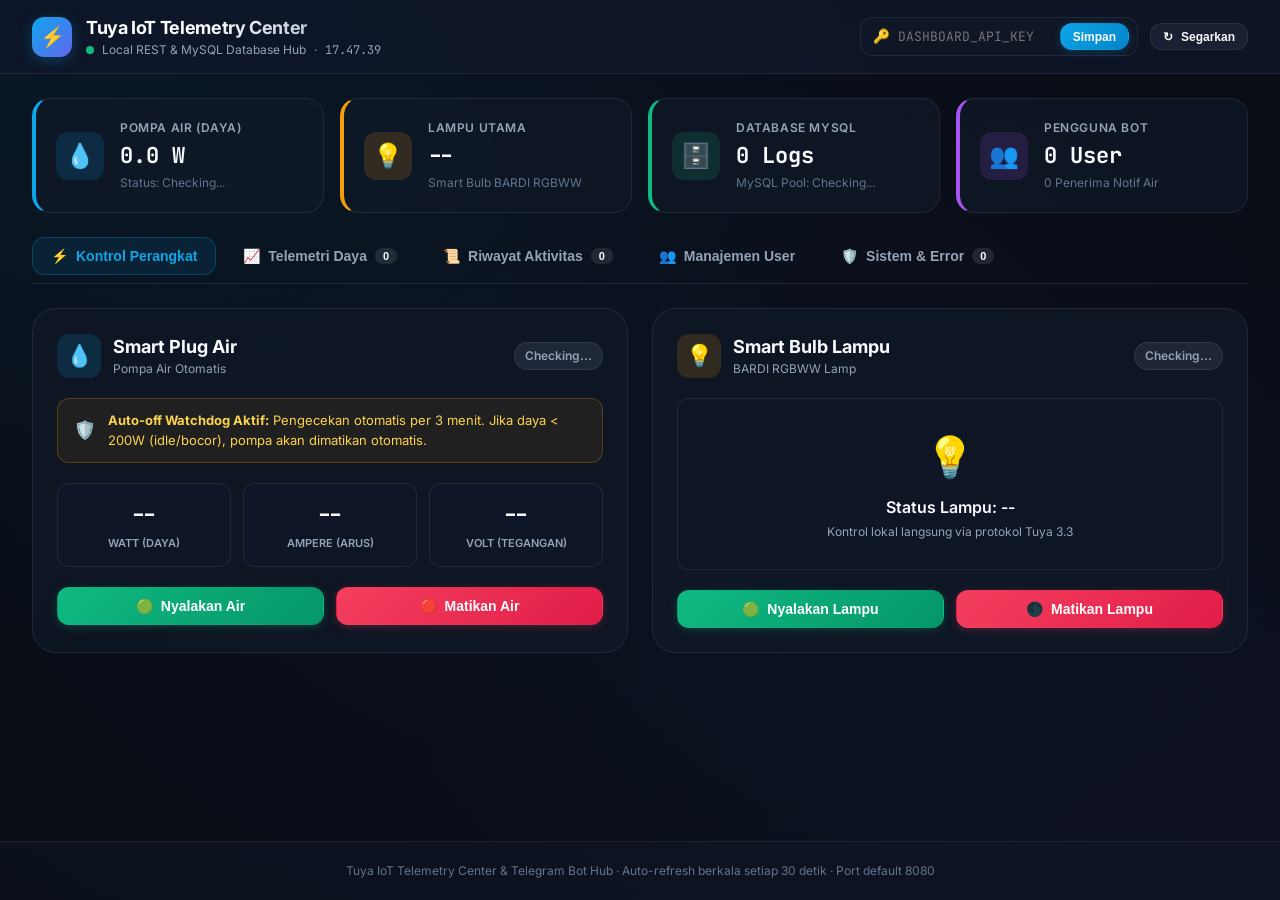
<file: static/index.html>
<!DOCTYPE html>
<html lang="id">
<head>
  <meta charset="UTF-8">
  <meta name="viewport" content="width=device-width, initial-scale=1.0">
  <title>Tuya IoT Telemetry & Control Center</title>
  <meta name="description" content="Dashboard kontrol IoT lokal dan telemetri database MySQL untuk Tuya Smart Plug & Lampu">
  <link rel="preconnect" href="https://fonts.googleapis.com">
  <link rel="preconnect" href="https://fonts.gstatic.com" crossorigin>
  <link href="https://fonts.googleapis.com/css2?family=Inter:wght@300;400;500;600;700&family=JetBrains+Mono:wght@400;500;600&display=swap" rel="stylesheet">
  <style>
    :root {
      --bg: #080c14;
      --bg-surface: #0f172a;
      --card-bg: rgba(17, 24, 39, 0.75);
      --card-elevated: rgba(30, 41, 59, 0.65);
      --border: rgba(255, 255, 255, 0.08);
      --border-hover: rgba(255, 255, 255, 0.18);
      --text: #f8fafc;
      --text-muted: #94a3b8;
      --text-dim: #64748b;
      
      --cyan: #0ea5e9;
      --cyan-glow: rgba(14, 165, 233, 0.25);
      --green: #10b981;
      --green-glow: rgba(16, 185, 129, 0.25);
      --red: #f43f5e;
      --red-glow: rgba(244, 63, 94, 0.25);
      --amber: #f59e0b;
      --amber-glow: rgba(245, 158, 11, 0.2);
      --purple: #a855f7;
      --purple-glow: rgba(168, 85, 247, 0.2);
      --indigo: #6366f1;

      --radius-sm: 8px;
      --radius-md: 12px;
      --radius-lg: 18px;
      --radius-xl: 24px;
      --transition: all 0.2s cubic-bezier(0.4, 0, 0.2, 1);
    }

    * {
      box-sizing: border-box;
      margin: 0;
      padding: 0;
    }

    body {
      font-family: 'Inter', -apple-system, BlinkMacSystemFont, sans-serif;
      background-color: var(--bg);
      background-image: 
        radial-gradient(at 0% 0%, rgba(14, 165, 233, 0.08) 0px, transparent 50%),
        radial-gradient(at 100% 100%, rgba(99, 102, 241, 0.06) 0px, transparent 50%),
        radial-gradient(at 50% 50%, rgba(15, 23, 42, 0.5) 0px, transparent 100%);
      background-attachment: fixed;
      color: var(--text);
      min-height: 100vh;
      display: flex;
      flex-direction: column;
      line-height: 1.5;
      -webkit-font-smoothing: antialiased;
    }

    /* ── Topbar / Header ── */
    header {
      background: rgba(15, 23, 42, 0.85);
      backdrop-filter: blur(16px);
      -webkit-backdrop-filter: blur(16px);
      border-bottom: 1px solid var(--border);
      position: sticky;
      top: 0;
      z-index: 50;
      padding: 0.875rem 2rem;
    }

    .header-content {
      max-width: 1440px;
      margin: 0 auto;
      display: flex;
      justify-content: space-between;
      align-items: center;
      flex-wrap: wrap;
      gap: 1rem;
    }

    .brand {
      display: flex;
      align-items: center;
      gap: 0.875rem;
    }

    .brand-icon {
      width: 40px;
      height: 40px;
      background: linear-gradient(135deg, #0ea5e9, #6366f1);
      border-radius: var(--radius-md);
      display: flex;
      align-items: center;
      justify-content: center;
      box-shadow: 0 4px 14px var(--cyan-glow);
      font-size: 1.25rem;
    }

    .brand-title {
      font-size: 1.125rem;
      font-weight: 700;
      letter-spacing: -0.02em;
      background: linear-gradient(135deg, #ffffff 40%, #94a3b8 100%);
      -webkit-background-clip: text;
      background-clip: text;
      -webkit-text-fill-color: transparent;

    }

    .brand-subtitle {
      font-size: 0.75rem;
      color: var(--text-muted);
      display: flex;
      align-items: center;
      gap: 0.5rem;
    }

    .live-pulse {
      width: 8px;
      height: 8px;
      background: var(--green);
      border-radius: 50%;
      box-shadow: 0 0 0 0 rgba(16, 185, 129, 0.7);
      animation: pulse 2s infinite;
    }

    @keyframes pulse {
      0% { box-shadow: 0 0 0 0 rgba(16, 185, 129, 0.7); }
      70% { box-shadow: 0 0 0 8px rgba(16, 185, 129, 0); }
      100% { box-shadow: 0 0 0 0 rgba(16, 185, 129, 0); }
    }

    .header-actions {
      display: flex;
      align-items: center;
      gap: 0.75rem;
      flex-wrap: wrap;
    }

    .api-key-box {
      display: flex;
      align-items: center;
      background: var(--card-bg);
      border: 1px solid var(--border);
      border-radius: var(--radius-md);
      padding: 0.25rem 0.5rem;
      transition: var(--transition);
    }

    .api-key-box:focus-within {
      border-color: var(--cyan);
      box-shadow: 0 0 0 3px var(--cyan-glow);
    }

    .api-key-input {
      background: transparent;
      border: none;
      outline: none;
      color: var(--text);
      font-size: 0.8125rem;
      padding: 0.375rem 0.5rem;
      font-family: 'JetBrains Mono', monospace;
      width: 170px;
    }

    .btn {
      display: inline-flex;
      align-items: center;
      justify-content: center;
      gap: 0.5rem;
      padding: 0.5rem 1rem;
      border-radius: var(--radius-md);
      font-size: 0.8125rem;
      font-weight: 600;
      border: 1px solid transparent;
      cursor: pointer;
      transition: var(--transition);
      user-select: none;
    }

    .btn-primary {
      background: linear-gradient(135deg, #0ea5e9, #0284c7);
      color: white;
      box-shadow: 0 2px 8px var(--cyan-glow);
    }
    .btn-primary:hover {
      background: linear-gradient(135deg, #38bdf8, #0ea5e9);
      transform: translateY(-1px);
    }

    .btn-secondary {
      background: rgba(255, 255, 255, 0.05);
      border-color: var(--border);
      color: var(--text);
    }
    .btn-secondary:hover {
      background: rgba(255, 255, 255, 0.1);
      border-color: var(--border-hover);
      color: white;
    }

    .btn-success {
      background: linear-gradient(135deg, #10b981, #059669);
      color: white;
      box-shadow: 0 2px 8px var(--green-glow);
    }
    .btn-success:hover {
      background: linear-gradient(135deg, #34d399, #10b981);
    }

    .btn-danger {
      background: linear-gradient(135deg, #f43f5e, #e11d48);
      color: white;
      box-shadow: 0 2px 8px var(--red-glow);
    }
    .btn-danger:hover {
      background: linear-gradient(135deg, #fb7185, #f43f5e);
    }

    .btn:disabled {
      opacity: 0.45;
      cursor: not-allowed;
      transform: none !important;
    }

    .btn-sm {
      padding: 0.35rem 0.75rem;
      font-size: 0.75rem;
    }

    /* ── Main Container ── */
    main {
      flex: 1;
      max-width: 1440px;
      width: 100%;
      margin: 0 auto;
      padding: 1.5rem 2rem 3rem;
    }

    /* ── Quick Stats Grid ── */
    .stat-row {
      display: grid;
      grid-template-columns: repeat(auto-fit, minmax(260px, 1fr));
      gap: 1rem;
      margin-bottom: 1.5rem;
    }

    .stat-card {
      background: var(--card-bg);
      backdrop-filter: blur(12px);
      -webkit-backdrop-filter: blur(12px);
      border: 1px solid var(--border);
      border-radius: var(--radius-lg);
      padding: 1.25rem;
      display: flex;
      align-items: center;
      gap: 1rem;
      transition: var(--transition);
      position: relative;
      overflow: hidden;
    }

    .stat-card:hover {
      border-color: var(--border-hover);
      transform: translateY(-2px);
      box-shadow: 0 8px 24px rgba(0, 0, 0, 0.3);
    }

    .stat-icon-wrapper {
      width: 48px;
      height: 48px;
      border-radius: var(--radius-md);
      display: flex;
      align-items: center;
      justify-content: center;
      font-size: 1.5rem;
      flex-shrink: 0;
    }

    .stat-info {
      flex: 1;
      min-width: 0;
    }

    .stat-label {
      font-size: 0.75rem;
      color: var(--text-muted);
      text-transform: uppercase;
      letter-spacing: 0.05em;
      font-weight: 600;
    }

    .stat-number {
      font-size: 1.375rem;
      font-weight: 700;
      color: var(--text);
      font-family: 'JetBrains Mono', monospace;
      margin-top: 0.125rem;
    }

    .stat-desc {
      font-size: 0.75rem;
      color: var(--text-dim);
      margin-top: 0.125rem;
    }

    /* ── Navigation Tabs ── */
    .nav-tabs {
      display: flex;
      gap: 0.5rem;
      border-bottom: 1px solid var(--border);
      margin-bottom: 1.5rem;
      overflow-x: auto;
      padding-bottom: 0.5rem;
    }

    .nav-tab {
      padding: 0.625rem 1.125rem;
      border-radius: var(--radius-md);
      font-size: 0.875rem;
      font-weight: 600;
      color: var(--text-muted);
      cursor: pointer;
      border: 1px solid transparent;
      background: transparent;
      transition: var(--transition);
      display: flex;
      align-items: center;
      gap: 0.5rem;
      white-space: nowrap;
    }

    .nav-tab:hover {
      color: var(--text);
      background: rgba(255, 255, 255, 0.03);
    }

    .nav-tab.active {
      color: var(--cyan);
      background: rgba(14, 165, 233, 0.1);
      border-color: rgba(14, 165, 233, 0.25);
    }

    .nav-badge {
      font-size: 0.6875rem;
      padding: 0.125rem 0.5rem;
      border-radius: 999px;
      background: rgba(255, 255, 255, 0.1);
      color: var(--text);
    }

    /* ── Tab Panes ── */
    .tab-content {
      display: none;
    }
    .tab-content.active {
      display: block;
      animation: fadeIn 0.25s ease-in-out;
    }

    @keyframes fadeIn {
      from { opacity: 0; transform: translateY(6px); }
      to { opacity: 1; transform: translateY(0); }
    }

    /* ── Device Cards Grid ── */
    .device-grid {
      display: grid;
      grid-template-columns: repeat(auto-fit, minmax(360px, 1fr));
      gap: 1.5rem;
      margin-bottom: 1.5rem;
    }

    .device-card {
      background: var(--card-bg);
      backdrop-filter: blur(16px);
      -webkit-backdrop-filter: blur(16px);
      border: 1px solid var(--border);
      border-radius: var(--radius-xl);
      padding: 1.5rem;
      transition: var(--transition);
      position: relative;
    }

    .device-card:hover {
      border-color: var(--border-hover);
    }

    .device-card-header {
      display: flex;
      justify-content: space-between;
      align-items: center;
      margin-bottom: 1.25rem;
    }

    .device-title-wrap {
      display: flex;
      align-items: center;
      gap: 0.75rem;
    }

    .device-avatar {
      width: 44px;
      height: 44px;
      border-radius: var(--radius-md);
      display: flex;
      align-items: center;
      justify-content: center;
      font-size: 1.35rem;
    }

    .device-name {
      font-size: 1.125rem;
      font-weight: 700;
    }

    .device-sub {
      font-size: 0.75rem;
      color: var(--text-muted);
    }

    .badge {
      display: inline-flex;
      align-items: center;
      gap: 0.35rem;
      padding: 0.25rem 0.625rem;
      border-radius: 999px;
      font-size: 0.75rem;
      font-weight: 600;
    }

    .badge-on {
      background: rgba(16, 185, 129, 0.15);
      color: var(--green);
      border: 1px solid rgba(16, 185, 129, 0.3);
    }

    .badge-off {
      background: rgba(244, 63, 94, 0.15);
      color: var(--red);
      border: 1px solid rgba(244, 63, 94, 0.3);
    }

    .badge-unknown {
      background: rgba(148, 163, 184, 0.12);
      color: var(--text-muted);
      border: 1px solid var(--border);
    }

    /* Telemetry Telemetry Metering Rows */
    .telemetry-grid {
      display: grid;
      grid-template-columns: repeat(3, 1fr);
      gap: 0.75rem;
      margin: 1.25rem 0;
    }

    .telemetry-tile {
      background: rgba(15, 23, 42, 0.6);
      border: 1px solid var(--border);
      border-radius: var(--radius-md);
      padding: 0.875rem 0.75rem;
      text-align: center;
    }

    .telemetry-val {
      font-size: 1.375rem;
      font-weight: 700;
      font-family: 'JetBrains Mono', monospace;
      color: var(--text);
    }

    .telemetry-unit {
      font-size: 0.6875rem;
      color: var(--text-muted);
      font-weight: 600;
      text-transform: uppercase;
      margin-top: 0.25rem;
    }

    /* Watchdog Alert Banner */
    .watchdog-banner {
      background: rgba(245, 158, 11, 0.08);
      border: 1px solid rgba(245, 158, 11, 0.25);
      border-radius: var(--radius-md);
      padding: 0.75rem 1rem;
      margin-bottom: 1.25rem;
      display: flex;
      align-items: center;
      gap: 0.75rem;
      font-size: 0.8125rem;
      color: #fcd34d;
    }

    .device-actions {
      display: flex;
      gap: 0.75rem;
    }

    .device-actions .btn {
      flex: 1;
      padding: 0.625rem;
      font-size: 0.875rem;
    }

    /* ── Tables & Lists ── */
    .table-container {
      background: var(--card-bg);
      backdrop-filter: blur(16px);
      -webkit-backdrop-filter: blur(16px);
      border: 1px solid var(--border);
      border-radius: var(--radius-lg);
      overflow: hidden;
      margin-bottom: 1.5rem;
    }

    .table-header {
      padding: 1rem 1.25rem;
      border-bottom: 1px solid var(--border);
      display: flex;
      justify-content: space-between;
      align-items: center;
      flex-wrap: wrap;
      gap: 0.75rem;
    }

    .table-title {
      font-size: 1rem;
      font-weight: 600;
      display: flex;
      align-items: center;
      gap: 0.5rem;
    }

    .search-input {
      background: rgba(15, 23, 42, 0.7);
      border: 1px solid var(--border);
      border-radius: var(--radius-md);
      padding: 0.375rem 0.75rem;
      color: var(--text);
      font-size: 0.8125rem;
      outline: none;
      width: 220px;
    }
    .search-input:focus {
      border-color: var(--cyan);
    }

    .responsive-table {
      width: 100%;
      border-collapse: collapse;
      text-align: left;
      font-size: 0.8125rem;
    }

    .responsive-table th {
      background: rgba(15, 23, 42, 0.4);
      color: var(--text-muted);
      font-weight: 600;
      padding: 0.75rem 1rem;
      border-bottom: 1px solid var(--border);
      text-transform: uppercase;
      font-size: 0.6875rem;
      letter-spacing: 0.05em;
    }

    .responsive-table td {
      padding: 0.875rem 1rem;
      border-bottom: 1px solid rgba(255, 255, 255, 0.04);
      color: var(--text);
      vertical-align: middle;
    }

    .responsive-table tr:last-child td {
      border-bottom: none;
    }

    .responsive-table tr:hover td {
      background: rgba(255, 255, 255, 0.02);
    }

    .font-mono {
      font-family: 'JetBrains Mono', monospace;
    }

    /* Tag Badges */
    .tag {
      display: inline-block;
      padding: 0.2rem 0.5rem;
      border-radius: 6px;
      font-size: 0.75rem;
      font-weight: 600;
      font-family: 'JetBrains Mono', monospace;
    }
    .tag-cyan { background: rgba(14, 165, 233, 0.15); color: #38bdf8; border: 1px solid rgba(14, 165, 233, 0.25); }
    .tag-green { background: rgba(16, 185, 129, 0.15); color: #34d399; border: 1px solid rgba(16, 185, 129, 0.25); }
    .tag-red { background: rgba(244, 63, 94, 0.15); color: #fb7185; border: 1px solid rgba(244, 63, 94, 0.25); }
    .tag-amber { background: rgba(245, 158, 11, 0.15); color: #fbbf24; border: 1px solid rgba(245, 158, 11, 0.25); }
    .tag-purple { background: rgba(168, 85, 247, 0.15); color: #c084fc; border: 1px solid rgba(168, 85, 247, 0.25); }

    /* ── Users Tab Layout ── */
    .user-section-grid {
      display: grid;
      grid-template-columns: repeat(auto-fit, minmax(320px, 1fr));
      gap: 1.5rem;
    }

    /* ── System Health & Database Tab ── */
    .db-health-grid {
      display: grid;
      grid-template-columns: repeat(auto-fit, minmax(280px, 1fr));
      gap: 1rem;
      margin-bottom: 1.5rem;
    }

    .health-metric-box {
      background: var(--card-bg);
      border: 1px solid var(--border);
      border-radius: var(--radius-md);
      padding: 1rem;
    }

    .health-metric-label {
      font-size: 0.75rem;
      color: var(--text-muted);
      margin-bottom: 0.25rem;
    }

    .health-metric-value {
      font-size: 1.25rem;
      font-weight: 700;
      color: var(--text);
      font-family: 'JetBrains Mono', monospace;
    }

    /* ── Toast Notifications ── */
    .toast {
      position: fixed;
      bottom: 2rem;
      right: 2rem;
      background: rgba(15, 23, 42, 0.95);
      backdrop-filter: blur(16px);
      -webkit-backdrop-filter: blur(16px);
      border: 1px solid var(--border);
      color: var(--text);
      padding: 0.875rem 1.25rem;
      border-radius: var(--radius-md);
      font-size: 0.875rem;
      max-width: 380px;
      box-shadow: 0 10px 30px rgba(0, 0, 0, 0.5);
      z-index: 100;
      display: flex;
      align-items: center;
      gap: 0.75rem;
      opacity: 0;
      transform: translateY(16px);
      visibility: hidden;
      transition: all 0.3s cubic-bezier(0.4, 0, 0.2, 1);
      cursor: pointer;
    }

    .toast.show {
      opacity: 1;
      transform: translateY(0);
      visibility: visible;
    }

    .toast.error {
      border-color: var(--red);
      background: rgba(30, 15, 20, 0.95);
    }
    .toast.success {
      border-color: var(--green);
      background: rgba(15, 30, 20, 0.95);
    }

    /* ── Modal for Error Stack Trace ── */
    .modal-overlay {
      position: fixed;
      inset: 0;
      background: rgba(0, 0, 0, 0.75);
      backdrop-filter: blur(8px);
      display: flex;
      align-items: center;
      justify-content: center;
      padding: 1.5rem;
      z-index: 200;
      opacity: 0;
      visibility: hidden;
      transition: var(--transition);
    }

    .modal-overlay.show {
      opacity: 1;
      visibility: visible;
    }

    .modal-box {
      background: var(--bg-surface);
      border: 1px solid var(--border);
      border-radius: var(--radius-lg);
      max-width: 720px;
      width: 100%;
      max-height: 85vh;
      display: flex;
      flex-direction: column;
      overflow: hidden;
      box-shadow: 0 20px 40px rgba(0, 0, 0, 0.6);
    }

    .modal-header {
      padding: 1rem 1.25rem;
      border-bottom: 1px solid var(--border);
      display: flex;
      justify-content: space-between;
      align-items: center;
    }

    .modal-body {
      padding: 1.25rem;
      overflow-y: auto;
      font-size: 0.8125rem;
      color: var(--text-muted);
    }

    pre.trace-box {
      background: #05080e;
      border: 1px solid var(--border);
      border-radius: var(--radius-md);
      padding: 1rem;
      color: #f43f5e;
      font-family: 'JetBrains Mono', monospace;
      font-size: 0.75rem;
      overflow-x: auto;
      white-space: pre-wrap;
      word-break: break-word;
      line-height: 1.6;
    }

    /* ── Footer ── */
    footer {
      border-top: 1px solid var(--border);
      padding: 1.25rem 2rem;
      text-align: center;
      color: var(--text-dim);
      font-size: 0.75rem;
      background: rgba(15, 23, 42, 0.4);
    }

    /* ── Loading Spinner & Animations ── */
    .spin {
      animation: spin 1s linear infinite;
    }
    @keyframes spin {
      100% { transform: rotate(360deg); }
    }

    @media (max-width: 768px) {
      header, main, footer {
        padding-left: 1rem;
        padding-right: 1rem;
      }
      .telemetry-grid {
        grid-template-columns: 1fr;
      }
      .header-actions {
        width: 100%;
        justify-content: space-between;
      }
      .api-key-box {
        flex: 1;
      }
      .api-key-input {
        width: 100%;
      }
    }
  </style>
</head>
<body>

  <!-- ── Top Header ── -->
  <header>
    <div class="header-content">
      <div class="brand">
        <div class="brand-icon">⚡</div>
        <div>
          <div class="brand-title">Tuya IoT Telemetry Center</div>
          <div class="brand-subtitle">
            <span class="live-pulse"></span>
            <span>Local REST & MySQL Database Hub</span>
            <span>·</span>
            <span id="liveClock" class="font-mono">--:--:--</span>
          </div>
        </div>
      </div>

      <div class="header-actions">
        <div class="api-key-box" title="API Key untuk otentikasi REST API lokal">
          <span style="font-size: 0.85rem; padding-left: 0.25rem;">🔑</span>
          <input type="password" id="apiKey" class="api-key-input" placeholder="DASHBOARD_API_KEY">
          <button class="btn btn-primary btn-sm" onclick="saveKey()">Simpan</button>
        </div>
        <button class="btn btn-secondary btn-sm" id="btnRefresh" onclick="refreshActiveTab()">
          <span id="refreshIcon">↻</span> Segarkan
        </button>
      </div>
    </div>
  </header>

  <!-- ── Main Content Area ── -->
  <main>

    <!-- ── Quick Overview Stat Cards ── -->
    <section class="stat-row">
      <div class="stat-card" style="border-left: 4px solid var(--cyan);">
        <div class="stat-icon-wrapper" style="background: rgba(14, 165, 233, 0.15); color: var(--cyan);">💧</div>
        <div class="stat-info">
          <div class="stat-label">Pompa Air (Daya)</div>
          <div class="stat-number" id="quickAirPower">0.0 W</div>
          <div class="stat-desc" id="quickAirSub">Status: <span id="quickAirState">Checking...</span></div>
        </div>
      </div>

      <div class="stat-card" style="border-left: 4px solid var(--amber);">
        <div class="stat-icon-wrapper" style="background: rgba(245, 158, 11, 0.15); color: var(--amber);">💡</div>
        <div class="stat-info">
          <div class="stat-label">Lampu Utama</div>
          <div class="stat-number" id="quickLampuState">--</div>
          <div class="stat-desc">Smart Bulb BARDI RGBWW</div>
        </div>
      </div>

      <div class="stat-card" style="border-left: 4px solid var(--green);">
        <div class="stat-icon-wrapper" style="background: rgba(16, 185, 129, 0.15); color: var(--green);">🗄️</div>
        <div class="stat-info">
          <div class="stat-label">Database MySQL</div>
          <div class="stat-number" id="quickDbLogs">0 Logs</div>
          <div class="stat-desc" id="quickDbStatus">MySQL Pool: Checking...</div>
        </div>
      </div>

      <div class="stat-card" style="border-left: 4px solid var(--purple);">
        <div class="stat-icon-wrapper" style="background: rgba(168, 85, 247, 0.15); color: var(--purple);">👥</div>
        <div class="stat-info">
          <div class="stat-label">Pengguna Bot</div>
          <div class="stat-number" id="quickUsersCount">0 User</div>
          <div class="stat-desc" id="quickRecipientsCount">0 Penerima Notif Air</div>
        </div>
      </div>
    </section>

    <!-- ── Navigation Tabs ── -->
    <nav class="nav-tabs">
      <button class="nav-tab active" onclick="switchTab('devices', this)">
        <span>⚡</span> Kontrol Perangkat
      </button>
      <button class="nav-tab" onclick="switchTab('power', this)">
        <span>📈</span> Telemetri Daya
        <span class="nav-badge" id="badgePowerCount">0</span>
      </button>
      <button class="nav-tab" onclick="switchTab('activities', this)">
        <span>📜</span> Riwayat Aktivitas
        <span class="nav-badge" id="badgeActivityCount">0</span>
      </button>
      <button class="nav-tab" onclick="switchTab('users', this)">
        <span>👥</span> Manajemen User
      </button>
      <button class="nav-tab" onclick="switchTab('system', this)">
        <span>🛡️</span> Sistem & Error
        <span class="nav-badge" id="badgeErrorCount">0</span>
      </button>
    </nav>

    <!-- ════════════════════════════════════════════════════════════════
         TAB 1: KONTROL PERANGKAT & TELEMETRI REAL-TIME
    ════════════════════════════════════════════════════════════════ -->
    <div id="tab-devices" class="tab-content active">
      <div class="device-grid">

        <!-- Card Air -->
        <div class="device-card" id="card-air">
          <div class="device-card-header">
            <div class="device-title-wrap">
              <div class="device-avatar" style="background: rgba(14, 165, 233, 0.15); color: var(--cyan);">💧</div>
              <div>
                <div class="device-name">Smart Plug Air</div>
                <div class="device-sub">Pompa Air Otomatis</div>
              </div>
            </div>
            <span class="badge badge-unknown" id="air-badge">Checking...</span>
          </div>

          <div class="watchdog-banner" id="air-watchdog-banner">
            <span style="font-size: 1.1rem;">🛡️</span>
            <div>
              <strong>Auto-off Watchdog Aktif:</strong> Pengecekan otomatis per 3 menit. Jika daya &lt; 200W (idle/bocor), pompa akan dimatikan otomatis.
            </div>
          </div>

          <div class="telemetry-grid">
            <div class="telemetry-tile">
              <div class="telemetry-val" id="air-power">--</div>
              <div class="telemetry-unit">Watt (Daya)</div>
            </div>
            <div class="telemetry-tile">
              <div class="telemetry-val" id="air-current">--</div>
              <div class="telemetry-unit">Ampere (Arus)</div>
            </div>
            <div class="telemetry-tile">
              <div class="telemetry-val" id="air-voltage">--</div>
              <div class="telemetry-unit">Volt (Tegangan)</div>
            </div>
          </div>

          <div class="device-actions">
            <button class="btn btn-success" id="btn-air-on" onclick="control('air', 'on')">
              <span>🟢</span> Nyalakan Air
            </button>
            <button class="btn btn-danger" id="btn-air-off" onclick="control('air', 'off')">
              <span>🔴</span> Matikan Air
            </button>
          </div>
        </div>

        <!-- Card Lampu -->
        <div class="device-card" id="card-lampu">
          <div class="device-card-header">
            <div class="device-title-wrap">
              <div class="device-avatar" style="background: rgba(245, 158, 11, 0.15); color: var(--amber);">💡</div>
              <div>
                <div class="device-name">Smart Bulb Lampu</div>
                <div class="device-sub">BARDI RGBWW Lamp</div>
              </div>
            </div>
            <span class="badge badge-unknown" id="lampu-badge">Checking...</span>
          </div>

          <div style="background: rgba(15, 23, 42, 0.5); border: 1px solid var(--border); border-radius: var(--radius-md); padding: 1.75rem; text-align: center; margin: 1.25rem 0;">
            <div style="font-size: 2.5rem; margin-bottom: 0.5rem;" id="lampu-icon">💡</div>
            <div style="font-weight: 600; font-size: 1rem;" id="lampu-status-text">Status Lampu: --</div>
            <div style="font-size: 0.75rem; color: var(--text-muted); margin-top: 0.25rem;">Kontrol lokal langsung via protokol Tuya 3.3</div>
          </div>

          <div class="device-actions">
            <button class="btn btn-success" id="btn-lampu-on" onclick="control('lampu', 'on')">
              <span>🟢</span> Nyalakan Lampu
            </button>
            <button class="btn btn-danger" id="btn-lampu-off" onclick="control('lampu', 'off')">
              <span>🌑</span> Matikan Lampu
            </button>
          </div>
        </div>

      </div>
    </div>

    <!-- ════════════════════════════════════════════════════════════════
         TAB 2: TELEMETRI DAYA (device_power_logs)
    ════════════════════════════════════════════════════════════════ -->
    <div id="tab-power" class="tab-content">
      <div class="table-container">
        <div class="table-header">
          <div class="table-title">
            <span>📈</span> Riwayat Telemetri Daya Pompa Air (MySQL: <code>device_power_logs</code>)
          </div>
          <div style="display: flex; gap: 0.5rem;">
            <input type="text" class="search-input" id="searchPower" placeholder="Cari sumber/nilai..." onkeyup="filterPowerTable()">
            <button class="btn btn-secondary btn-sm" onclick="loadPowerLogs()">↻ Refresh</button>
          </div>
        </div>

        <div style="overflow-x: auto;">
          <table class="responsive-table" id="tablePower">
            <thead>
              <tr>
                <th>Waktu</th>
                <th>Perangkat</th>
                <th>Daya (Watt)</th>
                <th>Arus (A)</th>
                <th>Voltase (V)</th>
                <th>Saklar</th>
                <th>Sumber Log</th>
              </tr>
            </thead>
            <tbody id="powerLogsBody">
              <tr><td colspan="7" style="text-align: center; color: var(--text-dim); padding: 2rem;">Memuat data telemetri daya...</td></tr>
            </tbody>
          </table>
        </div>
      </div>
    </div>

    <!-- ════════════════════════════════════════════════════════════════
         TAB 3: RIWAYAT AKTIVITAS (device_activity_logs)
    ════════════════════════════════════════════════════════════════ -->
    <div id="tab-activities" class="tab-content">
      <div class="table-container">
        <div class="table-header">
          <div class="table-title">
            <span>📜</span> Log Aktivitas Kontrol Perangkat (MySQL: <code>device_activity_logs</code>)
          </div>
          <div style="display: flex; gap: 0.5rem;">
            <input type="text" class="search-input" id="searchActivity" placeholder="Cari user / aksi..." onkeyup="filterActivityTable()">
            <button class="btn btn-secondary btn-sm" onclick="loadActivityLogs()">↻ Refresh</button>
          </div>
        </div>

        <div style="overflow-x: auto;">
          <table class="responsive-table" id="tableActivity">
            <thead>
              <tr>
                <th>Waktu</th>
                <th>User ID</th>
                <th>Role</th>
                <th>Perangkat</th>
                <th>Aksi</th>
                <th>Status</th>
                <th>Keterangan</th>
              </tr>
            </thead>
            <tbody id="activityLogsBody">
              <tr><td colspan="7" style="text-align: center; color: var(--text-dim); padding: 2rem;">Memuat data aktivitas...</td></tr>
            </tbody>
          </table>
        </div>
      </div>
    </div>

    <!-- ════════════════════════════════════════════════════════════════
         TAB 4: MANAJEMEN USER (bot_users & bot_air_recipients)
    ════════════════════════════════════════════════════════════════ -->
    <div id="tab-users" class="tab-content">
      <div class="user-section-grid">

        <!-- Superadmin (ENV) -->
        <div class="table-container">
          <div class="table-header">
            <div class="table-title">
              <span>👑</span> Superadmin (ENV)
            </div>
            <span class="tag tag-purple">Static Auth</span>
          </div>
          <div style="padding: 1rem;">
            <p style="font-size: 0.8125rem; color: var(--text-muted); margin-bottom: 0.75rem;">
              Superadmin memiliki hak mutlak atas semua perintah bot, manajemen user, dan housekeeping database.
            </p>
            <div id="superadminList" style="display: flex; flex-direction: column; gap: 0.5rem;">
              <div style="color: var(--text-dim); font-size: 0.8125rem;">Memuat data superadmin...</div>
            </div>
          </div>
        </div>

        <!-- User & Admin (MySQL Database) -->
        <div class="table-container" style="grid-column: span 2;">
          <div class="table-header">
            <div class="table-title">
              <span>💾</span> Pengguna Terdaftar (MySQL: <code>bot_users</code>)
            </div>
            <button class="btn btn-secondary btn-sm" onclick="loadUsers()">↻ Refresh</button>
          </div>
          <div style="overflow-x: auto;">
            <table class="responsive-table" id="tableUsers">
              <thead>
                <tr>
                  <th>Telegram ID</th>
                  <th>Role Akses</th>
                  <th>Ditambahkan Oleh</th>
                  <th>Terdaftar Sejak</th>
                </tr>
              </thead>
              <tbody id="usersListBody">
                <tr><td colspan="4" style="text-align: center; color: var(--text-dim); padding: 2rem;">Memuat daftar pengguna...</td></tr>
              </tbody>
            </table>
          </div>
        </div>

      </div>

      <!-- Penerima Notifikasi Air -->
      <div class="table-container" style="margin-top: 1.5rem;">
        <div class="table-header">
          <div class="table-title">
            <span>🔔</span> Penerima Notifikasi Otomatis Air (MySQL: <code>bot_air_recipients</code>)
          </div>
        </div>
        <div style="padding: 1.25rem;">
          <p style="font-size: 0.8125rem; color: var(--text-muted); margin-bottom: 0.75rem;">
            Admin yang terdaftar di bawah ini akan otomatis menerima notifikasi setiap kali role <strong>User</strong> menyalakan atau mematikan pompa air, serta saat pompa air dimatikan otomatis oleh watchdog.
          </p>
          <div id="airRecipientsList" style="display: flex; gap: 0.75rem; flex-wrap: wrap;">
            <div style="color: var(--text-dim); font-size: 0.8125rem;">Memuat daftar penerima notif...</div>
          </div>
        </div>
      </div>
    </div>

    <!-- ════════════════════════════════════════════════════════════════
         TAB 5: KESEHATAN SISTEM & ERROR (app_error_logs & Housekeeping)
    ════════════════════════════════════════════════════════════════ -->
    <div id="tab-system" class="tab-content">
      <div class="db-health-grid">
        <div class="health-metric-box">
          <div class="health-metric-label">Status Koneksi MySQL</div>
          <div class="health-metric-value" id="dbConnStatus">Checking...</div>
        </div>
        <div class="health-metric-box">
          <div class="health-metric-label">Database Target</div>
          <div class="health-metric-value" id="dbTargetHost">--</div>
        </div>
        <div class="health-metric-box">
          <div class="health-metric-label">Retensi Pembersihan Log</div>
          <div class="health-metric-value" id="dbRetentionDays">-- Hari</div>
        </div>
        <div class="health-metric-box" style="display: flex; align-items: center; justify-content: space-between;">
          <div>
            <div class="health-metric-label">Housekeeping Database</div>
            <div style="font-size: 0.75rem; color: var(--text-muted);">Hapus log &gt; retensi hari</div>
          </div>
          <button class="btn btn-secondary btn-sm" id="btnCleanup" onclick="triggerCleanup()">
            🧹 Bersihkan Log
          </button>
        </div>
      </div>

      <!-- App Error Logs Table -->
      <div class="table-container">
        <div class="table-header">
          <div class="table-title">
            <span>🛡️</span> Log Error Aplikasi (MySQL: <code>app_error_logs</code>)
          </div>
          <button class="btn btn-secondary btn-sm" onclick="loadErrorLogs()">↻ Refresh</button>
        </div>

        <div style="overflow-x: auto;">
          <table class="responsive-table" id="tableErrors">
            <thead>
              <tr>
                <th>ID</th>
                <th>Waktu</th>
                <th>Level</th>
                <th>Logger</th>
                <th>Pesan Error</th>
                <th>Lokasi File</th>
                <th>Trace</th>
              </tr>
            </thead>
            <tbody id="errorLogsBody">
              <tr><td colspan="7" style="text-align: center; color: var(--text-dim); padding: 2rem;">Memuat log error...</td></tr>
            </tbody>
          </table>
        </div>
      </div>
    </div>

  </main>

  <!-- ── Footer ── -->
  <footer>
    Tuya IoT Telemetry Center &amp; Telegram Bot Hub · Auto-refresh berkala setiap 30 detik · Port default 8080
  </footer>

  <!-- ── Toast Notification ── -->
  <div class="toast" id="toast" onclick="hideToast()">
    <span id="toastIcon">ℹ️</span>
    <span id="toastMsg">Pemberitahuan</span>
  </div>

  <!-- ── Modal Stack Trace Viewer ── -->
  <div class="modal-overlay" id="traceModal" onclick="closeTraceModal(event)">
    <div class="modal-box" onclick="event.stopPropagation()">
      <div class="modal-header">
        <strong id="traceModalTitle">Detail Exception Stack Trace</strong>
        <button class="btn btn-secondary btn-sm" onclick="closeTraceModal()">✕ Tutup</button>
      </div>
      <div class="modal-body">
        <pre class="trace-box" id="traceContent"></pre>
      </div>
    </div>
  </div>

  <!-- ════════════════════════════════════════════════════════════════
       JAVASCRIPT LOGIC
  ════════════════════════════════════════════════════════════════ -->
  <script>
    const KEY_STORAGE = 'tuyabot_api_key';
    let currentTab = 'devices';
    let powerLogsCache = [];
    let activityLogsCache = [];

    // Live Clock
    function updateClock() {
      const now = new Date();
      document.getElementById('liveClock').textContent = now.toLocaleTimeString('id-ID', { hour12: false });
    }
    setInterval(updateClock, 1000);
    updateClock();

    function getKey() {
      return document.getElementById('apiKey').value.trim() || localStorage.getItem(KEY_STORAGE) || '';
    }

    function saveKey() {
      const val = document.getElementById('apiKey').value.trim();
      if (val) {
        localStorage.setItem(KEY_STORAGE, val);
        toast('API Key berhasil disimpan!', 'success');
        refreshActiveTab();
      } else {
        toast('API Key tidak boleh kosong', 'error');
      }
    }

    // Generic API Caller
    async function api(path, method = 'GET', body = null) {
      const key = getKey();
      const options = {
        method,
        headers: {
          'X-API-Key': key,
          'Content-Type': 'application/json'
        }
      };
      if (body) {
        options.body = JSON.stringify(body);
      }
      const res = await fetch(path, options);
      const data = await res.json().catch(() => ({}));
      if (!res.ok) {
        throw new Error(data.detail || res.statusText || 'Terjadi kesalahan jaringan');
      }
      return data;
    }

    // Tab Switcher
    function switchTab(tabId, el) {
      currentTab = tabId;
      document.querySelectorAll('.nav-tab').forEach(b => b.classList.remove('active'));
      if (el) el.classList.add('active');

      document.querySelectorAll('.tab-content').forEach(p => p.classList.remove('active'));
      const activePane = document.getElementById('tab-' + tabId);
      if (activePane) activePane.classList.add('active');

      refreshActiveTab();
    }

    function refreshActiveTab() {
      const btn = document.getElementById('refreshIcon');
      btn.classList.add('spin');
      setTimeout(() => btn.classList.remove('spin'), 800);

      // Selalu refresh stats overview
      loadStatsOverview();

      if (currentTab === 'devices') {
        refreshDevices();
      } else if (currentTab === 'power') {
        loadPowerLogs();
      } else if (currentTab === 'activities') {
        loadActivityLogs();
      } else if (currentTab === 'users') {
        loadUsers();
      } else if (currentTab === 'system') {
        loadErrorLogs();
      }
    }

    // ── Load Stats Overview ──
    async function loadStatsOverview() {
      if (!getKey()) return;
      try {
        const stats = await api('/api/db/stats');
        document.getElementById('quickDbLogs').textContent = (stats.total_power_logs + stats.total_activity_logs + stats.total_error_logs).toLocaleString() + ' Logs';
        document.getElementById('quickDbStatus').textContent = stats.connected ? `SQLite: Terhubung (${stats.database})` : 'SQLite: Putus';
        document.getElementById('quickUsersCount').textContent = stats.total_runtime_users + ' User DB';
        document.getElementById('quickRecipientsCount').textContent = stats.total_air_recipients + ' Penerima Notif Air';

        document.getElementById('dbConnStatus').textContent = stats.connected ? '🟢 ONLINE' : '🔴 OFFLINE';
        document.getElementById('dbTargetHost').textContent = `${stats.engine || 'sqlite'} · ${stats.path || stats.database}`;
        document.getElementById('dbRetentionDays').textContent = stats.retention_days + ' Hari';
      } catch (e) {
        console.warn('Gagal memuat db stats overview:', e);
      }
    }

    // ── Tab 1: Devices ──
    async function refreshDevices() {
      if (!getKey()) return;
      // Refresh Air
      try {
        const airStatus = await api('/api/devices/air/status');
        setDeviceBadge('air-badge', airStatus.switch_on, airStatus.online);
        document.getElementById('quickAirState').textContent = airStatus.online ? (airStatus.switch_on ? '🟢 Menyala' : '🔴 Mati') : 'Offline';

        const power = await api('/api/devices/air/power');
        if (power.success) {
          document.getElementById('air-power').textContent = Number(power.power_w).toFixed(1);
          document.getElementById('air-current').textContent = Number(power.current_a).toFixed(2);
          document.getElementById('air-voltage').textContent = Number(power.voltage_v).toFixed(1);
          document.getElementById('quickAirPower').textContent = Number(power.power_w).toFixed(1) + ' W';
        }
      } catch (e) {
        setDeviceBadge('air-badge', false, false);
      }

      // Refresh Lampu
      try {
        const lampuStatus = await api('/api/devices/lampu/status');
        setDeviceBadge('lampu-badge', lampuStatus.switch_on, lampuStatus.online);
        const isOn = Boolean(lampuStatus.switch_on);
        document.getElementById('quickLampuState').textContent = lampuStatus.online ? (isOn ? '🟢 NYALA' : '🔴 MATI') : 'Offline';
        document.getElementById('lampu-status-text').textContent = lampuStatus.online ? (isOn ? 'Status: 🟢 Menyala Terang' : 'Status: 🔴 Padam') : 'Status: Offline';
        document.getElementById('lampu-icon').style.opacity = isOn ? '1' : '0.35';
      } catch (e) {
        setDeviceBadge('lampu-badge', false, false);
      }
    }

    function setDeviceBadge(badgeId, isOn, isOnline) {
      const el = document.getElementById(badgeId);
      if (!el) return;
      if (!isOnline) {
        el.textContent = 'Offline';
        el.className = 'badge badge-unknown';
        return;
      }
      el.textContent = isOn ? '🟢 NYALA' : '🔴 MATI';
      el.className = 'badge ' + (isOn ? 'badge-on' : 'badge-off');
    }

    async function control(device, action) {
      if (!getKey()) {
        toast('Masukkan API Key terlebih dahulu', 'error');
        return;
      }
      const btns = document.querySelectorAll(`#card-${device} button`);
      btns.forEach(b => b.disabled = true);
      try {
        const res = await api(`/api/devices/${device}/${action}`, 'POST');
        toast(res.message || `Perangkat ${device} berhasil diubah!`, 'success');
        await refreshDevices();
        await loadStatsOverview();
      } catch (e) {
        toast(e.message || 'Gagal mengubah status perangkat', 'error');
      } finally {
        btns.forEach(b => b.disabled = false);
      }
    }

    // ── Tab 2: Power Logs ──
    async function loadPowerLogs() {
      if (!getKey()) return;
      const tbody = document.getElementById('powerLogsBody');
      try {
        const data = await api('/api/db/power-logs?limit=50');
        powerLogsCache = data || [];
        document.getElementById('badgePowerCount').textContent = powerLogsCache.length;
        renderPowerTable(powerLogsCache);
      } catch (e) {
        tbody.innerHTML = `<tr><td colspan="7" style="text-align:center; color:var(--red);">Gagal memuat log daya: ${e.message}</td></tr>`;
      }
    }

    function renderPowerTable(logs) {
      const tbody = document.getElementById('powerLogsBody');
      if (!logs.length) {
        tbody.innerHTML = '<tr><td colspan="7" style="text-align:center; color:var(--text-dim); padding: 2rem;">Belum ada riwayat konsumsi daya di database.</td></tr>';
        return;
      }
      tbody.innerHTML = logs.map(r => {
        const switchBadge = r.switch_state 
          ? '<span class="tag tag-green">ON</span>' 
          : (r.switch_state === false ? '<span class="tag tag-red">OFF</span>' : '<span class="tag">--</span>');
        
        const sourceTag = r.source === 'auto_off' 
          ? '<span class="tag tag-amber">auto_off</span>' 
          : (r.source === 'action_switch' ? '<span class="tag tag-cyan">action</span>' : '<span class="tag">periodic</span>');

        const wattColor = r.power_w >= 200 ? 'color: #38bdf8; font-weight:700;' : 'color: var(--text);';

        return `
          <tr>
            <td class="font-mono" style="color:var(--text-muted);">${r.created_at}</td>
            <td><strong>💧 ${r.device_name}</strong></td>
            <td class="font-mono" style="${wattColor}">${r.power_w.toFixed(1)} W</td>
            <td class="font-mono">${r.current_a.toFixed(2)} A</td>
            <td class="font-mono">${r.voltage_v.toFixed(1)} V</td>
            <td>${switchBadge}</td>
            <td>${sourceTag}</td>
          </tr>
        `;
      }).join('');
    }

    function filterPowerTable() {
      const q = document.getElementById('searchPower').value.toLowerCase();
      const filtered = powerLogsCache.filter(r => 
        r.device_name.toLowerCase().includes(q) ||
        r.source.toLowerCase().includes(q) ||
        r.created_at.toLowerCase().includes(q) ||
        String(r.power_w).includes(q)
      );
      renderPowerTable(filtered);
    }

    // ── Tab 3: Activity Logs ──
    async function loadActivityLogs() {
      if (!getKey()) return;
      const tbody = document.getElementById('activityLogsBody');
      try {
        const data = await api('/api/db/activities?limit=50');
        activityLogsCache = data || [];
        document.getElementById('badgeActivityCount').textContent = activityLogsCache.length;
        renderActivityTable(activityLogsCache);
      } catch (e) {
        tbody.innerHTML = `<tr><td colspan="7" style="text-align:center; color:var(--red);">Gagal memuat riwayat aktivitas: ${e.message}</td></tr>`;
      }
    }

    function renderActivityTable(logs) {
      const tbody = document.getElementById('activityLogsBody');
      if (!logs.length) {
        tbody.innerHTML = '<tr><td colspan="7" style="text-align:center; color:var(--text-dim); padding: 2rem;">Belum ada catatan aktivitas kontrol di database.</td></tr>';
        return;
      }
      tbody.innerHTML = logs.map(r => {
        let roleIcon = '👤';
        let roleTagClass = 'tag';
        if (r.user_role === 'Superadmin') { roleIcon = '👑'; roleTagClass = 'tag tag-purple'; }
        else if (r.user_role === 'Admin') { roleIcon = '💡'; roleTagClass = 'tag tag-cyan'; }
        else if (r.user_role === 'User') { roleIcon = '💧'; roleTagClass = 'tag tag-green'; }
        else if (r.user_role === 'api') { roleIcon = '🤖'; roleTagClass = 'tag tag-amber'; }

        const actionTag = r.action === 'turn_on' 
          ? '<span class="tag tag-green">TURN ON</span>' 
          : '<span class="tag tag-red">TURN OFF</span>';

        const statusTag = r.status === 'success'
          ? '<span class="badge badge-on">Berhasil</span>'
          : (r.status === 'auto_off' ? '<span class="badge" style="background:rgba(245,158,11,0.2);color:#fbbf24;border:1px solid rgba(245,158,11,0.4)">Auto-Off</span>' : '<span class="badge badge-off">Gagal</span>');

        return `
          <tr>
            <td class="font-mono" style="color:var(--text-muted);">${r.created_at}</td>
            <td class="font-mono">${r.user_id ? r.user_id : '<span style="color:var(--text-dim);">API / Sys</span>'}</td>
            <td><span class="${roleTagClass}">${roleIcon} ${r.user_role}</span></td>
            <td>${r.device_name === 'air' ? '💧 Air' : '💡 Lampu'}</td>
            <td>${actionTag}</td>
            <td>${statusTag}</td>
            <td style="color:var(--text-muted); font-size:0.75rem;">${r.message || '-'}</td>
          </tr>
        `;
      }).join('');
    }

    function filterActivityTable() {
      const q = document.getElementById('searchActivity').value.toLowerCase();
      const filtered = activityLogsCache.filter(r => 
        String(r.user_id).includes(q) ||
        r.user_role.toLowerCase().includes(q) ||
        r.action.toLowerCase().includes(q) ||
        r.device_name.toLowerCase().includes(q) ||
        (r.message && r.message.toLowerCase().includes(q))
      );
      renderActivityTable(filtered);
    }

    // ── Tab 4: Users ──
    async function loadUsers() {
      if (!getKey()) return;
      try {
        const data = await api('/api/db/users');
        
        // Superadmin list
        const saWrap = document.getElementById('superadminList');
        const envUsers = data.env || {};
        const saIds = Object.keys(envUsers);
        if (!saIds.length) {
          saWrap.innerHTML = '<div style="color:var(--text-dim); font-size:0.8125rem;">(Tidak ada Superadmin di ENV)</div>';
        } else {
          saWrap.innerHTML = saIds.map(id => `
            <div style="display:flex; align-items:center; justify-content:space-between; background:rgba(15,23,42,0.6); padding:0.625rem 0.875rem; border-radius:var(--radius-md); border:1px solid var(--border);">
              <span class="font-mono" style="font-weight:600;">🆔 ${id}</span>
              <span class="tag tag-purple">👑 Superadmin</span>
            </div>
          `).join('');
        }

        // Runtime Users
        const tbody = document.getElementById('usersListBody');
        const runtime = data.runtime || [];
        if (!runtime.length) {
          tbody.innerHTML = '<tr><td colspan="4" style="text-align:center; color:var(--text-dim); padding: 2rem;">Belum ada user runtime di database MySQL.</td></tr>';
        } else {
          tbody.innerHTML = runtime.map(u => {
            const roleBadge = u.role === 2 
              ? '<span class="tag tag-cyan">💡 Admin</span>' 
              : '<span class="tag tag-green">💧 User</span>';
            const addedBy = u.added_by_name && u.added_by_name !== '-' ? u.added_by_name : (u.added_by ? `ID: ${u.added_by}` : '-');
            return `
              <tr>
                <td class="font-mono" style="font-weight:600;">${u.user_id}</td>
                <td>${roleBadge}</td>
                <td style="color:var(--text-muted); font-size:0.75rem;">${addedBy}</td>
                <td class="font-mono" style="color:var(--text-muted);">${u.created_at || '-'}</td>
              </tr>
            `;
          }).join('');
        }

        // Air Recipients
        const recWrap = document.getElementById('airRecipientsList');
        const recs = data.air_recipients || [];
        if (!recs.length) {
          recWrap.innerHTML = '<div style="color:var(--text-dim); font-size:0.8125rem;">(Belum ada penerima notifikasi air yang terdaftar)</div>';
        } else {
          recWrap.innerHTML = recs.map(id => `
            <span class="tag tag-cyan" style="padding:0.4rem 0.75rem; font-size:0.8125rem;">
              🔔 ID: ${id}
            </span>
          `).join('');
        }

      } catch (e) {
        toast('Gagal memuat daftar pengguna: ' + e.message, 'error');
      }
    }

    // ── Tab 5: System & Error Logs ──
    async function loadErrorLogs() {
      if (!getKey()) return;
      const tbody = document.getElementById('errorLogsBody');
      try {
        const errors = await api('/api/db/errors?limit=50');
        document.getElementById('badgeErrorCount').textContent = (errors || []).length;
        if (!errors || !errors.length) {
          tbody.innerHTML = '<tr><td colspan="7" style="text-align:center; color:var(--green); padding: 2rem;">✅ Sistem sehat! Tidak ada catatan error di database.</td></tr>';
          return;
        }

        window._errorCache = errors;

        tbody.innerHTML = errors.map((r, idx) => {
          const levelTag = r.level === 'CRITICAL' || r.level === 'ERROR'
            ? '<span class="tag tag-red">' + r.level + '</span>'
            : '<span class="tag tag-amber">' + r.level + '</span>';

          const traceBtn = r.exception_trace 
            ? `<button class="btn btn-secondary btn-sm" onclick="showTrace(${idx})">Lihat Trace</button>`
            : '<span style="color:var(--text-dim);">-</span>';

          return `
            <tr>
              <td class="font-mono" style="color:var(--text-dim);">${r.id}</td>
              <td class="font-mono" style="color:var(--text-muted);">${r.created_at}</td>
              <td>${levelTag}</td>
              <td style="color:var(--text-muted);">${r.logger_name}</td>
              <td style="color:var(--text); max-width: 320px; word-break:break-word;">${r.message}</td>
              <td class="font-mono" style="color:var(--text-dim); font-size:0.75rem;">${r.file_name || '-'}:${r.line_number || '-'}</td>
              <td>${traceBtn}</td>
            </tr>
          `;
        }).join('');
      } catch (e) {
        tbody.innerHTML = `<tr><td colspan="7" style="text-align:center; color:var(--red);">Gagal memuat log error: ${e.message}</td></tr>`;
      }
    }

    function showTrace(idx) {
      if (!window._errorCache || !window._errorCache[idx]) return;
      const err = window._errorCache[idx];
      document.getElementById('traceModalTitle').textContent = `Trace Error #${err.id}: ${err.logger_name}`;
      document.getElementById('traceContent').textContent = err.exception_trace || '(Trace kosong)';
      document.getElementById('traceModal').classList.add('show');
    }

    function closeTraceModal(event) {
      if (event && event.target !== event.currentTarget && event.type === 'click') return;
      document.getElementById('traceModal').classList.remove('show');
    }

    async function triggerCleanup() {
      if (!confirm('Yakin ingin menjalankan pembersihan (housekeeping) log yang lebih tua dari retensi hari?')) {
        return;
      }
      const btn = document.getElementById('btnCleanup');
      btn.disabled = true;
      try {
        const res = await api('/api/db/cleanup', 'POST');
        toast(res.message || 'Pembersihan log selesai!', 'success');
        await loadStatsOverview();
        await loadPowerLogs();
        await loadActivityLogs();
        await loadErrorLogs();
      } catch (e) {
        toast('Gagal membersihkan database: ' + e.message, 'error');
      } finally {
        btn.disabled = false;
      }
    }

    // ── Toast System ──
    let toastTimer = null;
    function toast(msg, type = 'info') {
      const el = document.getElementById('toast');
      const icon = document.getElementById('toastIcon');
      const text = document.getElementById('toastMsg');

      clearTimeout(toastTimer);
      el.className = 'toast show ' + (type === 'error' ? 'error' : (type === 'success' ? 'success' : ''));
      icon.textContent = type === 'error' ? '⚠️' : (type === 'success' ? '✅' : 'ℹ️');
      text.textContent = msg;

      toastTimer = setTimeout(hideToast, 3500);
    }

    function hideToast() {
      const el = document.getElementById('toast');
      el.classList.remove('show');
    }

    // ── Initialization ──
    window.addEventListener('DOMContentLoaded', () => {
      const saved = localStorage.getItem(KEY_STORAGE) || '';
      if (saved) {
        document.getElementById('apiKey').value = saved;
      }
      refreshActiveTab();

      // Auto-refresh every 30 seconds
      setInterval(() => {
        refreshActiveTab();
      }, 30000);
    });
  </script>
</body>
</html>
</file>
